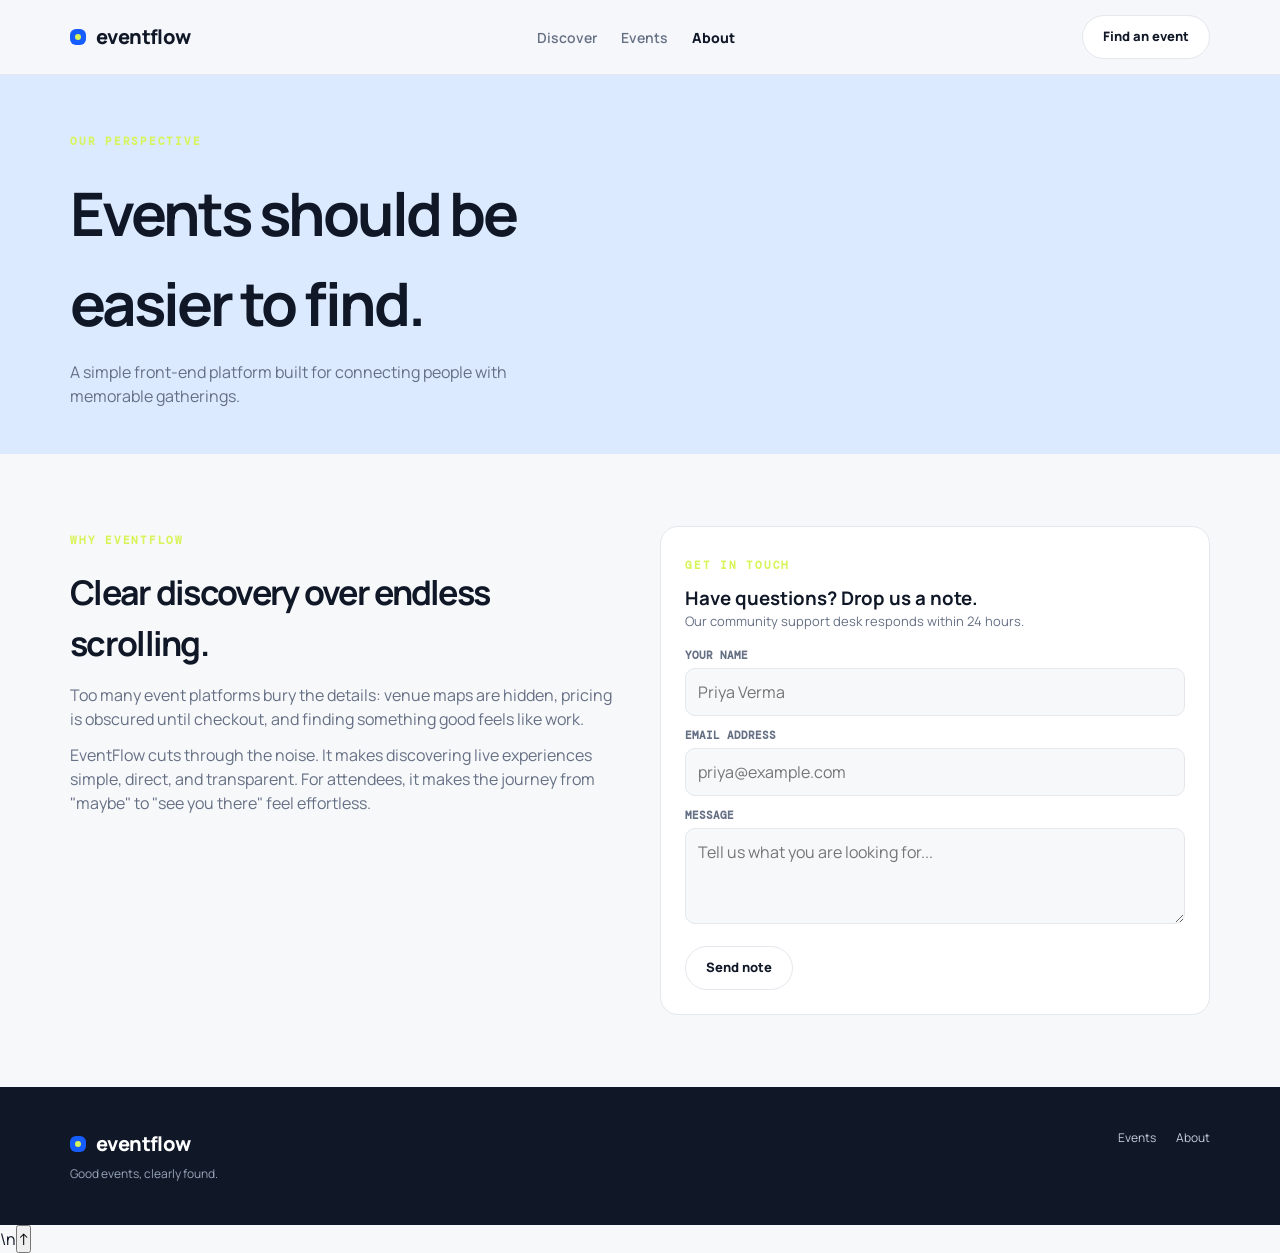
<file: about.html>
<!doctype html>
<!-- ==========================================================================
     EventFlow · Platform Story & Attendee Support (about.html)
     ========================================================================== -->
<html lang="en">
<head>
  <!-- Document Standards: Modern HTML5 parsing mode -->
  <meta charset="utf-8">
  <!-- Character Encoding: UTF-8 Unicode character mapping -->
  <meta name="viewport" content="width=device-width, initial-scale=1">
  <!-- Viewport Configuration: Responsive scaling across mobile and desktop -->
  <title>About &amp; Contact | EventFlow</title>
  <!-- Stylesheet Attachment: Connects centralized style.css design system -->
  <link rel="stylesheet" href="style.css">
</head>
<body>
  <!-- ========================================================================
       Site Header: Global navigation with active indicator on About link
       ======================================================================== -->
  <header class="site-header">
    <div class="container nav">
      <!-- Logo Branding: Routes back to discover homepage -->
      <a class="logo" href="index.html"><span class="logo-mark"></span>eventflow</a>
      <!-- Navigation Links: .active highlights the current About page -->
      <nav class="nav-links" aria-label="Main navigation">
        <a href="index.html">Discover</a>
        <a href="events.html">Events</a>
        <a class="active" href="about.html">About</a>
      </nav>
      <!-- Action Control: Direct link to event catalog -->
      <div class="nav-actions">
        <a class="button" href="events.html">Find an event</a>
      </div>
    </div>
  </header>

  <main>
    <!-- ======================================================================
         Page Hero: Perspective banner setting the platform ethos
         ====================================================================== -->
    <section class="page-hero">
      <div class="container">
        <!-- Eyebrow: Section metadata establishing brand philosophy -->
        <span class="eyebrow">Our perspective</span>
        <!-- Headline: Prominent 2-line fluid heading -->
        <h1>Events should be<br>easier to find.</h1>
        <p>A simple front-end platform built for connecting people with memorable gatherings.</p>
      </div>
    </section>

    <!-- ======================================================================
         Mission Narrative & Attendee Support Desk (50/50 CSS Grid)
         ====================================================================== -->
    <section class="section">
      <div class="container about-grid">
        <!-- Left Column: Platform Mission & Philosophy Statement -->
        <div>
          <span class="eyebrow">Why EventFlow</span>
          <h2>Clear discovery over endless scrolling.</h2>
          <p>Too many event platforms bury the details: venue maps are hidden, pricing is obscured until checkout, and finding something good feels like work.</p>
          <p>EventFlow cuts through the noise. It makes discovering live experiences simple, direct, and transparent. For attendees, it makes the journey from "maybe" to "see you there" feel effortless.</p>
        </div>

        <!-- Right Column: Attendee Support & Enquiries Contact Form Card -->
        <!-- Anchor ID #contact: Enables direct deep-linking from header "Talk to us" -->
        <div class="contact-card" id="contact">
          <span class="eyebrow">Get in touch</span>
          <h3>Have questions? Drop us a note.</h3>
          <p class="muted" style="font-size:13px;margin-bottom:16px">Our community support desk responds within 24 hours.</p>
          <form action="index.html">
            <div class="field" style="margin-bottom:12px">
              <label for="contact-name">Your name</label>
              <input id="contact-name" type="text" placeholder="Priya Verma" required>
            </div>
            <div class="field" style="margin-bottom:12px">
              <label for="contact-email">Email address</label>
              <input id="contact-email" type="email" placeholder="priya@example.com" required>
            </div>
            <div class="field" style="margin-bottom:16px">
              <label for="contact-msg">Message</label>
              <textarea id="contact-msg" rows="3" placeholder="Tell us what you are looking for..." required></textarea>
            </div>
            <button class="button" type="submit">Send note</button>
          </form>
        </div>
      </div>
    </section>
  </main>

  <!-- ========================================================================
       Global Grounding Footer: Standardized site closure
       ======================================================================== -->
  <footer class="footer">
    <div class="container footer-grid">
      <div>
        <a class="logo" href="index.html"><span class="logo-mark"></span>eventflow</a>
        <p>Good events, clearly found.</p>
      </div>
      <div class="footer-links">
        <a href="events.html">Events</a>
        <a href="about.html">About</a>
      </div>
    </div>
  </footer>

  <script src="member4.js" defer></script>
</body>
</html>\n
</file>
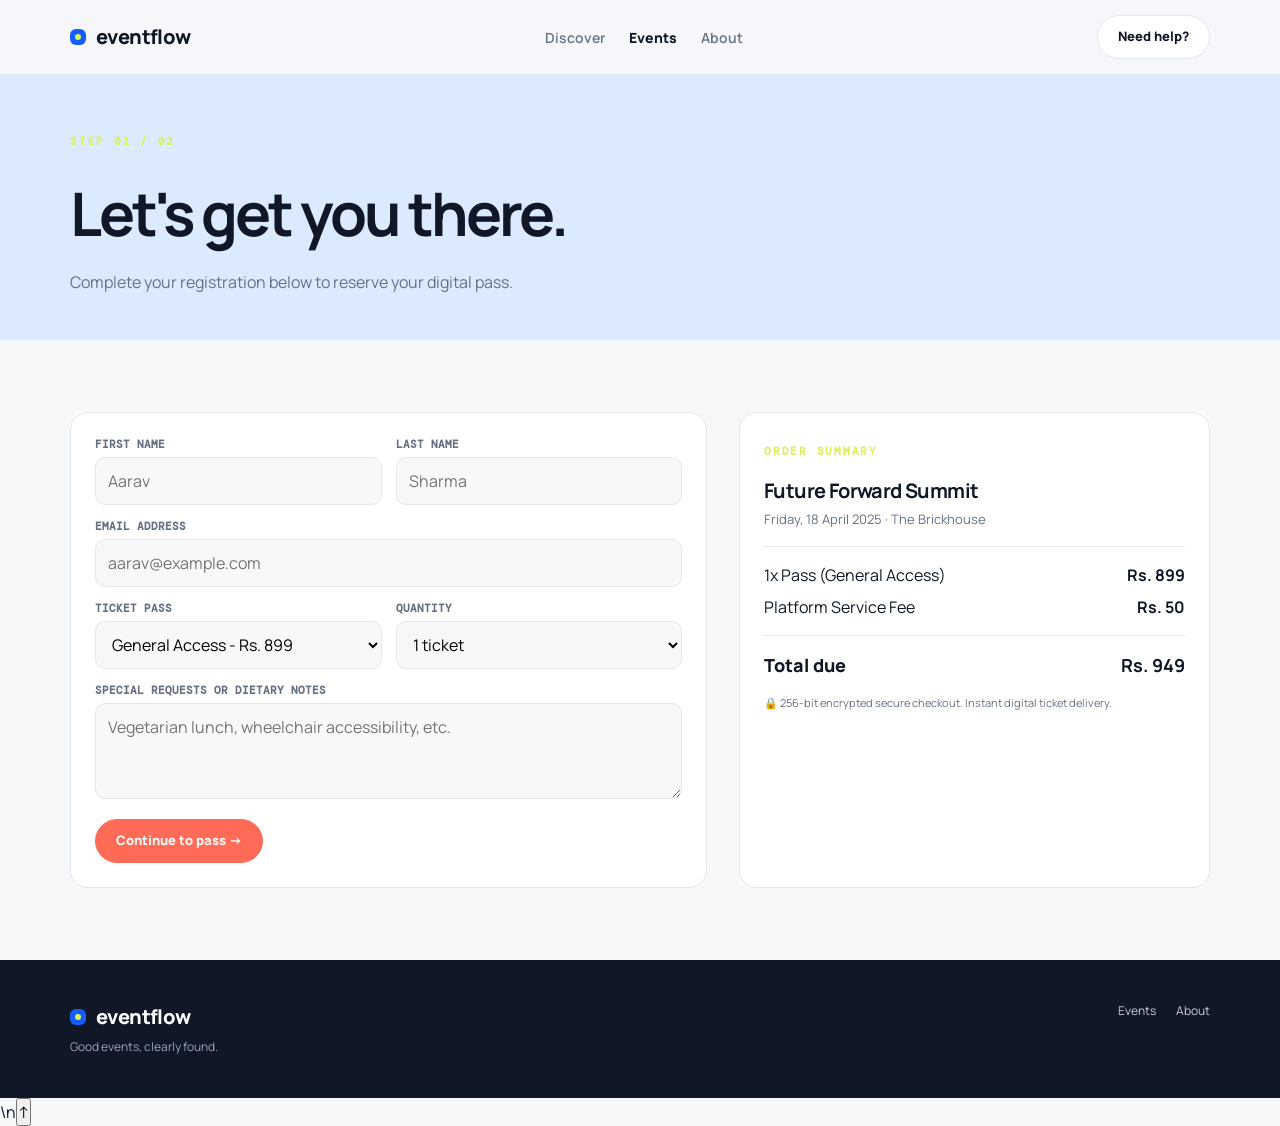
<file: booking.html>
<!doctype html>
<!-- ==========================================================================
     EventFlow · Attendee Checkout Registration (booking.html)
          Role: Registration Form, Ticket Selection & Itemized Order Summary
     ========================================================================== -->
<html lang="en">
<head>
  <!-- Document Standards: Modern HTML5 parsing mode -->
  <meta charset="utf-8">
  <!-- Character Encoding: UTF-8 Unicode character mapping -->
  <meta name="viewport" content="width=device-width, initial-scale=1">
  <!-- Viewport Configuration: Responsive scaling across mobile and desktop -->
  <title>Ticket Checkout | EventFlow</title>
  <!-- Stylesheet Attachment: Connects centralized style.css design system -->
  <link rel="stylesheet" href="style.css">
</head>
<body>
  <!-- ========================================================================
       Site Header: Unified global navigation bar
       ======================================================================== -->
  <header class="site-header">
    <div class="container nav">
      <!-- Logo Branding: Routes back to discover homepage -->
      <a class="logo" href="index.html"><span class="logo-mark"></span>eventflow</a>
      <!-- Navigation Links: Attendee main menu -->
      <nav class="nav-links" aria-label="Main navigation">
        <a href="index.html">Discover</a>
        <a class="active" href="events.html">Events</a>
        <a href="about.html">About</a>
      </nav>
      <!-- Action Control: Direct link to support contact desk -->
      <div class="nav-actions">
        <a class="button" href="about.html#contact">Need help?</a>
      </div>
    </div>
  </header>

  <main>
    <!-- ======================================================================
         Checkout Header / Step Indicator: Informs attendee of progress (Step 01/02)
         ====================================================================== -->
    <section class="page-hero">
      <div class="container">
        <!-- Step Eyebrow: Clearly communicates multi-step checkout progress -->
        <span class="eyebrow">Step 01 / 02</span>
        <!-- Headline: Reassuring heading orienting the checkout experience -->
        <h1>Let's get you there.</h1>
        <p>Complete your registration below to reserve your digital pass.</p>
      </div>
    </section>

    <!-- ======================================================================
         Checkout Layout: 2-Column CSS Grid (Form Panel + Order Summary Aside)
         ====================================================================== -->
    <section class="section">
      <div class="container booking-layout">
        <!-- Left Column: Accessible Attendee Registration Form Panel -->
        <!-- Native Form: action="confirmation.html" routes directly to ticket pass on submit -->
        <form class="form-panel" action="confirmation.html">
          <div class="form-grid">
            <!-- First Name Field: Semantic label bound to input -->
            <div class="field">
              <label for="first-name">First name</label>
              <input id="first-name" type="text" placeholder="Aarav" required>
            </div>
            <!-- Last Name Field: Semantic label bound to input -->
            <div class="field">
              <label for="last-name">Last name</label>
              <input id="last-name" type="text" placeholder="Sharma" required>
            </div>
            <!-- Email Address Field: .full utility class spans both columns of form grid -->
            <div class="field full">
              <label for="email">Email address</label>
              <input id="email" type="email" placeholder="aarav@example.com" required>
            </div>
            <!-- Ticket Tier Selection: Dropdown allowing attendee to select access level -->
            <div class="field">
              <label for="tier">Ticket pass</label>
              <select id="tier">
                <option>General Access - Rs. 899</option>
                <option>Workshop + Conference - Rs. 1,499</option>
                <option>All-Access VIP - Rs. 2,499</option>
              </select>
            </div>
            <!-- Quantity Selection: Dropdown defining number of attendee passes -->
            <div class="field">
              <label for="qty">Quantity</label>
              <select id="qty">
                <option>1 ticket</option>
                <option>2 tickets</option>
                <option>3 tickets</option>
                <option>4 tickets</option>
              </select>
            </div>
            <!-- Special Notes: Multi-line textarea with vertical resizing for accommodations -->
            <div class="field full">
              <label for="notes">Special requests or dietary notes</label>
              <textarea id="notes" rows="3" placeholder="Vegetarian lunch, wheelchair accessibility, etc."></textarea>
            </div>
            <!-- Form Submit Button: Coral button submitting registration and routing to pass -->
            <div class="field full">
              <button class="button coral" type="submit">Continue to pass -></button>
            </div>
          </div>
        </form>

        <!-- Right Column: Itemized Order Summary Aside Card -->
        <aside class="summary-card">
          <span class="eyebrow">Order summary</span>
          <h3>Future Forward Summit</h3>
          <p class="muted">Friday, 18 April 2025 · The Brickhouse</p>
          <hr style="border:0;border-top:1px solid var(--line);margin:16px 0">
          <div class="summary-row" style="display:flex;justify-content:space-between;margin-bottom:8px">
            <span>1x General Access Pass</span><strong>Rs. 899</strong>
          </div>
          <div class="summary-row" style="display:flex;justify-content:space-between;margin-bottom:8px">
            <span>Platform Service Fee</span><strong>Rs. 50</strong>
          </div>
          <hr style="border:0;border-top:1px solid var(--line);margin:16px 0">
          <div class="summary-row" style="display:flex;justify-content:space-between;font-size:18px;font-weight:800">
            <span>Total due</span><strong>Rs. 949</strong>
          </div>
          <p class="muted" style="font-size:11px;margin-top:16px">🔒 256-bit encrypted secure checkout. Instant digital ticket delivery.</p>
        </aside>
      </div>
    </section>
  </main>

  <!-- ========================================================================
       Global Grounding Footer: Standardized site closure
       ======================================================================== -->
  <footer class="footer">
    <div class="container footer-grid">
      <div>
        <a class="logo" href="index.html"><span class="logo-mark"></span>eventflow</a>
        <p>Good events, clearly found.</p>
      </div>
      <div class="footer-links">
        <a href="events.html">Events</a>
        <a href="about.html">About</a>
      </div>
    </div>
  </footer>

  <script src="member4.js" defer></script>
  <script src="member3.js" defer></script>
</body>
</html>\n
</file>
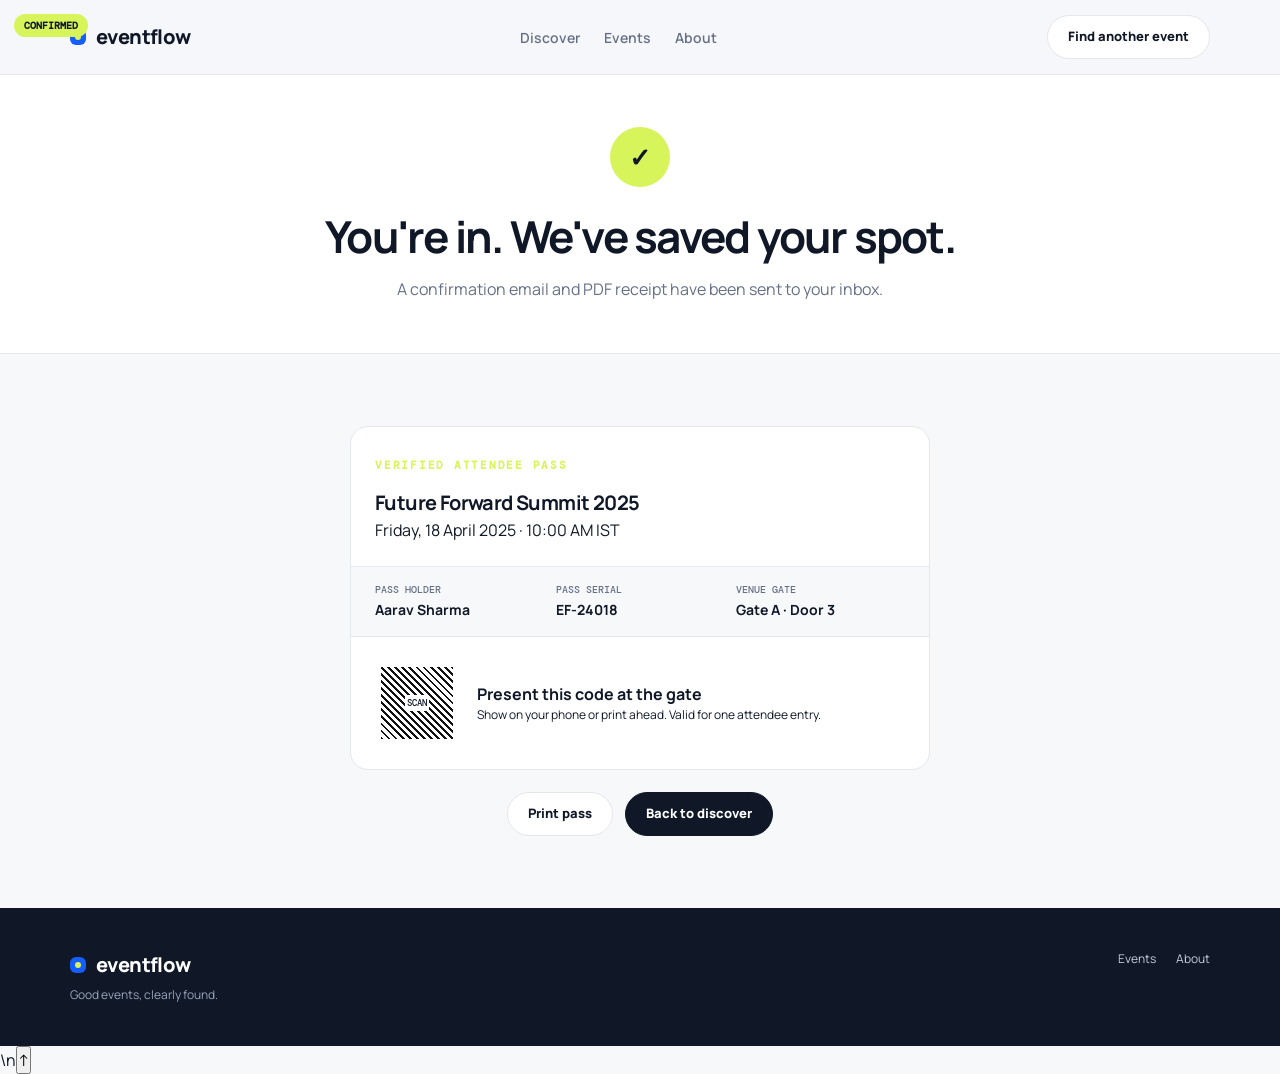
<file: confirmation.html>
<!doctype html>
<!-- ==========================================================================
     EventFlow · Booking Confirmation & Digital Pass (confirmation.html)
          Role: Celebration Screen, Digital Boarding Pass & Pure CSS QR Code Matrix
     ========================================================================== -->
<html lang="en">
<head>
  <!-- Document Standards: Modern HTML5 parsing mode -->
  <meta charset="utf-8">
  <!-- Character Encoding: UTF-8 Unicode character mapping -->
  <meta name="viewport" content="width=device-width, initial-scale=1">
  <!-- Viewport Configuration: Responsive scaling across mobile and desktop -->
  <title>Booking Confirmed | EventFlow</title>
  <!-- Stylesheet Attachment: Connects centralized style.css design system -->
  <link rel="stylesheet" href="style.css">
</head>
<body>
  <!-- ========================================================================
       Site Header: Unified global navigation bar
       ======================================================================== -->
  <header class="site-header">
    <div class="container nav">
      <!-- Logo Branding: Routes back to discover homepage -->
      <a class="logo" href="index.html"><span class="logo-mark"></span>eventflow</a>
      <!-- Navigation Links: Attendee main menu -->
      <nav class="nav-links" aria-label="Main navigation">
        <a href="index.html">Discover</a>
        <a href="events.html">Events</a>
        <a href="about.html">About</a>
      </nav>
      <!-- Action Control: Browse more events CTA -->
      <div class="nav-actions">
        <a class="button" href="events.html">Find another event</a>
      </div>
    </div>
  </header>

  <main>
    <!-- ======================================================================
         Celebration Banner: Circular lime success mark & reassuring confirmation
         ====================================================================== -->
    <section class="confirmation-hero">
      <div class="container">
        <!-- Circular Success Checkmark: Pure CSS lime badge with verified symbol -->
        <div class="confirmation-mark">✓</div>
        <!-- Main Confirmation Headline: Reassures attendee their reservation is secured -->
        <h1>You're in. We've saved your spot.</h1>
        <p>A confirmation email and PDF receipt have been sent to your inbox.</p>
      </div>
    </section>

    <!-- ======================================================================
         Digital Boarding Pass Ticket Container & Pure CSS QR Matrix
         ====================================================================== -->
    <section class="section">
      <div class="container">
        <!-- Digital Boarding Pass Card: Clean container simulating airline-style event pass -->
        <div class="ticket">
          <!-- Ticket Header: Displays event title and verified pass tier badge -->
          <div class="ticket-top">
            <div>
              <span class="eyebrow">Verified attendee pass</span>
              <h3>Future Forward Summit 2025</h3>
              <p class="muted">Friday, 18 April 2025 · 10:00 AM IST</p>
            </div>
            <span class="event-tag" style="background:var(--lime);color:var(--ink)">Confirmed</span>
          </div>

          <!-- Ticket Metadata Subgrid: 3-column layout organizing pass credentials -->
          <div class="ticket-info">
            <div class="info-item"><span>Pass Holder</span><strong>Aarav Sharma</strong></div>
            <div class="info-item"><span>Pass Serial</span><strong>EF-24018</strong></div>
            <div class="info-item"><span>Venue Gate</span><strong>Gate A · Door 3</strong></div>
          </div>

          <!-- Ticket Bottom Stub: Houses simulated QR entry scanner and instructions -->
          <div class="ticket-bottom">
            <!-- Pure CSS QR Code Matrix: Generated using diagonal repeating linear gradient -->
            <div class="qr" aria-label="Digital entry QR code">
              <span>SCAN</span>
            </div>
            <div>
              <strong>Present this code at the gate</strong>
              <p class="muted" style="font-size:12px">Show on your phone or print ahead. Valid for one attendee entry.</p>
            </div>
          </div>
        </div>

        <!-- Ticket Action Controls: Print and download buttons for attendee convenience -->
        <div class="ticket-actions">
          <button class="button" onclick="window.print()">Print pass</button>
          <a class="button secondary" href="index.html">Back to discover</a>
        </div>
      </div>
    </section>
  </main>

  <!-- ========================================================================
       Global Grounding Footer: Standardized site closure
       ======================================================================== -->
  <footer class="footer">
    <div class="container footer-grid">
      <div>
        <a class="logo" href="index.html"><span class="logo-mark"></span>eventflow</a>
        <p>Good events, clearly found.</p>
      </div>
      <div class="footer-links">
        <a href="events.html">Events</a>
        <a href="about.html">About</a>
      </div>
    </div>
  </footer>

  <script src="member4.js" defer></script>
  <script src="member2.js" defer></script>
</body>
</html>\n
</file>
<file: style.css>
/* ==========================================================================
   EventFlow · Master Stylesheet & Centralized CSS Design System (style.css)
   Architecture: Pure CSS3 · Zero Frameworks · Zero Animations/Transitions
   Standards: 14 Modular Architectural Sections Driving All 6 User Pages
   ========================================================================== */

/* --- External Font Imports: Manrope (Body/Headings) & DM Mono (Metadata/Pills) --- */
@import url('https://fonts.googleapis.com/css2?family=DM+Mono:wght@400;500&family=Manrope:wght@400;500;600;700;800&display=swap');

/* --- 1. Design Tokens (:root): 13 Centralized Variables Preventing Drift --- */
:root {
  --ink: #101828;         /* Deep slate primary dark for high-contrast typography */
  --muted: #667085;       /* Neutral gray for secondary descriptions and timestamps */
  --line: #e4e7ec;        /* Subtle 1px structural separator border line */
  --paper: #f7f8fa;       /* Off-white soft canvas background for body and sections */
  --white: #ffffff;       /* Pure white card and component surface background */
  --blue: #165dff;        /* Primary accent blue for brand logo and active indicators */
  --blue-dark: #0e3fa8;   /* High-contrast dark blue for focused states */
  --coral: #ff6b57;       /* Energetic coral accent for primary checkout CTA buttons */
  --lime: #d8f45b;        /* Vibrant lime accent for category tags & success checkmark */
  --yellow: #ffd15c;      /* Eye-catching yellow accent for conversion feature banner */
  --sky: #dbeaff;         /* Gentle sky-blue tint for catalog and breadcrumb heroes */
  --shadow: 0 20px 60px rgba(16, 24, 40, .1); /* Elevation shadow for card depth */
  --radius: 18px;         /* Standardized border radius for uniform component geometry */
}

/* --- 2. Base Reset: Universal Box-Sizing & Typography Normalization --- */
* { box-sizing: border-box; margin: 0; padding: 0; }
body { color: var(--ink); background: var(--paper); font-family: 'Manrope', sans-serif; line-height: 1.5; }
a { color: inherit; text-decoration: none; }
button, input, select, textarea { font: inherit; }
button { cursor: pointer; }

/* --- 3. Utilities: Page Container & Section Spacing --- */
.container { margin: 0 auto; max-width: 1180px; padding: 0 20px; width: 100%; }
.section { padding: 72px 0; }

/* --- 4. Navigation Header: Sticky Header with Flexbox Distribution --- */
.site-header { background: rgba(247, 248, 250, .92); border-bottom: 1px solid var(--line); }
.nav { align-items: center; display: flex; justify-content: space-between; min-height: 74px; gap: 20px; }
.logo { align-items: center; display: inline-flex; font-size: 20px; font-weight: 800; gap: 10px; letter-spacing: -.03em; }
.logo-mark { background: var(--blue); border-radius: 6px; display: inline-block; height: 16px; position: relative; width: 16px; }
.logo-mark::after { background: var(--lime); border-radius: 50%; content: ''; height: 6px; left: 5px; position: absolute; top: 5px; width: 6px; }
.nav-links { align-items: center; display: flex; gap: 24px; }
.nav-links a { color: var(--muted); font-size: 14px; font-weight: 600; }
.nav-links a.active { color: var(--ink); font-weight: 800; }
.nav-actions { align-items: center; display: flex; gap: 12px; }

/* --- 5. Buttons (White by Default): High-Contrast Component Controls --- */
.button { align-items: center; background: var(--white); border: 1px solid var(--line); border-radius: 99px; color: var(--ink); display: inline-flex; font-size: 13px; font-weight: 800; justify-content: center; min-height: 44px; padding: 0 20px; }
.button.ghost { background: var(--white); border: 1px solid var(--line); color: var(--ink); }
.button.coral { background: var(--coral); border-color: var(--coral); color: white; }
.button.secondary { background: var(--ink); border-color: var(--ink); color: white; }
.link-button { color: var(--muted); font-size: 13px; font-weight: 700; }
.text-link { align-items: center; color: var(--blue); display: inline-flex; font-size: 13px; font-weight: 800; gap: 6px; }

/* --- 6. Hero Section (index.html): Asymmetrical 2-Column Landing Grid --- */
.hero { background: var(--ink); color: white; overflow: hidden; padding: 72px 0 80px; }
.hero-grid { align-items: end; display: grid; gap: 50px; grid-template-columns: 1.15fr .85fr; }
.eyebrow { color: var(--lime); display: inline-block; font: 600 11px 'DM Mono', monospace; letter-spacing: .16em; margin-bottom: 12px; text-transform: uppercase; }
.hero h1 { font-size: clamp(38px, 5.5vw, 68px); font-weight: 800; letter-spacing: -.05em; line-height: 1.05; }
.hero-copy { color: #b9c3d4; font-size: 16px; margin: 18px 0 28px; max-width: 480px; }
.hero-actions { display: flex; flex-wrap: wrap; gap: 12px; }
.hero-photo { border: 8px solid rgba(255, 255, 255, .12); border-radius: 26px; overflow: hidden; }
.hero-photo img { aspect-ratio: 4 / 5; display: block; object-fit: cover; width: 100%; }

/* --- 7. Category Strip & Feature Band: Touch Scrolling & Highlight Banner --- */
.category-strip { background: var(--white); border-bottom: 1px solid var(--line); border-top: 1px solid var(--line); }
.categories { display: flex; gap: 10px; overflow-x: auto; padding: 14px 20px; scrollbar-width: none; }
.category { background: var(--white); border: 1px solid var(--line); border-radius: 99px; color: var(--muted); font: 700 11px 'DM Mono', monospace; padding: 9px 16px; text-transform: uppercase; white-space: nowrap; }
.category.selected { background: var(--ink); border-color: var(--ink); color: white; }
.feature-band { background: var(--yellow); padding: 32px 0; }
.feature-band-inner { align-items: center; display: flex; justify-content: space-between; gap: 20px; }
.feature-band h3 { font-size: 24px; font-weight: 800; letter-spacing: -.04em; }

/* --- 8. Event Cards & Section Grid: 3-Column Catalog Architecture --- */
.section-head { align-items: end; display: flex; justify-content: space-between; margin-bottom: 28px; gap: 16px; }
.section-head h2 { font-size: clamp(28px, 4vw, 44px); letter-spacing: -.05em; line-height: 1.1; }
.event-grid { display: grid; gap: 20px; grid-template-columns: repeat(3, 1fr); }
.event-card { background: var(--white); border: 1px solid var(--line); border-radius: var(--radius); overflow: hidden; }
.event-image { position: relative; }
.event-image img { aspect-ratio: 16 / 10; display: block; object-fit: cover; width: 100%; }
.event-tag { background: white; border-radius: 99px; color: var(--ink); font: 700 10px 'DM Mono', monospace; left: 14px; padding: 5px 10px; position: absolute; text-transform: uppercase; top: 14px; }
.event-body { padding: 18px; }
.event-date { color: var(--blue); display: block; font: 600 11px 'DM Mono', monospace; margin-bottom: 8px; }
.event-body h3 { font-size: 18px; font-weight: 800; letter-spacing: -.03em; margin-bottom: 6px; }
.event-meta { color: var(--muted); font-size: 13px; }
.event-footer { align-items: center; border-top: 1px solid var(--line); display: flex; justify-content: space-between; margin-top: 16px; padding-top: 14px; }
.price { font-size: 13px; font-weight: 800; }

/* --- 9. Catalog & Filters (events.html): Responsive Search & Select Bar --- */
.page-hero { background: var(--sky); padding: 52px 0 46px; }
.page-hero h1 { font-size: clamp(34px, 5vw, 60px); letter-spacing: -.05em; margin: 8px 0 12px; }
.page-hero p { color: var(--muted); max-width: 500px; }
.filters { align-items: center; display: flex; flex-wrap: wrap; gap: 10px; margin-bottom: 24px; }
.search-box { background: white; border: 1px solid var(--line); border-radius: 8px; display: flex; flex: 1 1 240px; min-height: 42px; padding: 0 12px; }
.search-box input { border: 0; outline: 0; width: 100%; }
.filter-select { background: white; border: 1px solid var(--line); border-radius: 8px; color: var(--muted); min-height: 42px; padding: 0 12px; }

/* --- 10. Detail & Map (event-detail.html): Showcase Layout & Google Maps Link --- */
.detail-layout { display: grid; gap: 42px; grid-template-columns: 1.15fr .85fr; }
.detail-visual { border-radius: 18px; overflow: hidden; }
.detail-visual img { aspect-ratio: 1.5 / 1; object-fit: cover; width: 100%; }
.detail-content h1 { font-size: clamp(32px, 4.5vw, 54px); letter-spacing: -.05em; line-height: 1.1; margin: 8px 0 16px; }
.detail-content p { color: var(--muted); margin-bottom: 20px; }
.detail-info { border-bottom: 1px solid var(--line); border-top: 1px solid var(--line); display: grid; gap: 14px; grid-template-columns: repeat(2, 1fr); margin: 24px 0; padding: 18px 0; }
.info-item span { color: var(--muted); display: block; font: 500 10px 'DM Mono', monospace; text-transform: uppercase; }
.info-item strong { display: block; font-size: 14px; margin-top: 3px; }
.detail-bottom { border-top: 1px solid var(--line); padding: 56px 0; }
.detail-bottom-grid { display: grid; gap: 40px; grid-template-columns: 1fr 1fr; }
.detail-bottom-grid h2 { font-size: 26px; letter-spacing: -.04em; margin: 6px 0 12px; }
.detail-bottom-grid h3 { font-size: 16px; margin: 18px 0 6px; }
.detail-bottom-grid p.muted { color: var(--muted); font-size: 14px; line-height: 1.6; }
.map-link { display: block; text-decoration: none; }
.map-box { border-radius: 16px; overflow: hidden; position: relative; border: 1px solid var(--line); }
.map-box img { display: block; width: 100%; height: auto; }
.map-caption { position: absolute; bottom: 12px; right: 12px; background: rgba(16, 24, 40, .85); color: white; font: 700 11px 'DM Mono', monospace; padding: 6px 12px; border-radius: 99px; }

/* --- 11. Checkout Form & Summary (booking.html): Registration Panel --- */
.booking-layout { display: grid; gap: 32px; grid-template-columns: 1.15fr .85fr; }
.form-panel, .summary-card, .contact-card { background: var(--white); border: 1px solid var(--line); border-radius: var(--radius); padding: 24px; }
.form-grid { display: grid; gap: 14px; grid-template-columns: 1fr 1fr; }
.field.full { grid-column: 1 / -1; }
.field label { color: var(--muted); display: block; font: 600 11px 'DM Mono', monospace; margin-bottom: 6px; text-transform: uppercase; }
.field input, .field select, .field textarea { background: var(--paper); border: 1px solid var(--line); border-radius: 10px; padding: 11px 12px; width: 100%; }
.field textarea { resize: vertical; }
.summary-card h3 { font-size: 20px; letter-spacing: -.03em; margin: 6px 0 4px; }
.summary-card p.muted { color: var(--muted); font-size: 13px; }

/* --- 12. Confirmation & Ticket (confirmation.html): Digital Pass & QR Code --- */
.confirmation-hero { background: var(--white); border-bottom: 1px solid var(--line); padding: 52px 0; text-align: center; }
.confirmation-mark { align-items: center; background: var(--lime); border-radius: 50%; color: var(--ink); display: flex; font-size: 26px; font-weight: 800; height: 60px; justify-content: center; margin: 0 auto 16px; width: 60px; }
.confirmation-hero h1 { font-size: clamp(28px, 4.5vw, 44px); letter-spacing: -.04em; }
.confirmation-hero p { color: var(--muted); margin-top: 8px; }
.ticket { background: var(--white); border: 1px solid var(--line); border-radius: var(--radius); margin: 0 auto; max-width: 580px; overflow: hidden; }
.ticket-top { align-items: start; display: flex; justify-content: space-between; padding: 24px; }
.ticket-top h3 { font-size: 20px; letter-spacing: -.03em; margin-top: 4px; }
.ticket-info { background: var(--paper); border-bottom: 1px solid var(--line); border-top: 1px solid var(--line); display: grid; gap: 12px; grid-template-columns: repeat(3, 1fr); padding: 16px 24px; }
.ticket-bottom { align-items: center; display: flex; gap: 18px; padding: 24px; }
.qr { align-items: center; background: repeating-linear-gradient(45deg, #111 0 2px, #fff 2px 5px); border: 6px solid white; display: flex; height: 84px; justify-content: center; width: 84px; }
.qr span { background: white; color: var(--ink); font: 500 9px 'DM Mono', monospace; padding: 2px; }
.ticket-actions { display: flex; justify-content: center; gap: 12px; margin-top: 22px; }

/* --- 13. About & Footer: 50/50 Brand Manifesto & Grounding Landmark --- */
.about-grid { display: grid; gap: 40px; grid-template-columns: 1fr 1fr; }
.about-grid h2 { font-size: 34px; letter-spacing: -.05em; margin: 8px 0 14px; }
.about-grid p { color: var(--muted); margin-bottom: 12px; }
.contact-card { height: fit-content; }
.footer { background: var(--ink); color: white; padding: 42px 0; }
.footer-grid { display: flex; justify-content: space-between; gap: 24px; }
.footer p { color: #98a4b8; font-size: 12px; max-width: 250px; margin-top: 6px; }
.footer-links { display: flex; gap: 20px; }
.footer-links a { color: #c5cedc; font-size: 12px; }

/* --- 14. Responsive Media Queries: Tablet & Mobile Breakpoints --- */
@media (max-width: 820px) {
  .container { width: min(100% - 32px, 640px); }
  .nav-links { display: none; }
  .hero-grid, .detail-layout, .booking-layout, .about-grid { grid-template-columns: 1fr; }
  .hero-grid { gap: 36px; }
  .hero-photo { margin: 0 auto; max-width: 340px; width: 80%; }
  .event-grid { grid-template-columns: repeat(2, 1fr); }
  .detail-bottom-grid { grid-template-columns: 1fr; }
}

@media (max-width: 540px) {
  .container { width: calc(100% - 24px); }
  .nav-actions .link-button { display: none; }
  .hero h1 { font-size: 42px; }
  .section { padding: 48px 0; }
  .section-head, .feature-band-inner, .footer-grid { align-items: start; flex-direction: column; }
  .event-grid { grid-template-columns: 1fr; }
  .form-grid, .detail-info, .ticket-info { grid-template-columns: 1fr; }
  .field.full { grid-column: auto; }
  .page-hero { padding: 40px 0; }
}\n


/* --- 15. Dynamic Interactive UI (Toast, Back-to-Top, Print Styles) --- */
.back-to-top {
  position: fixed;
  bottom: 24px;
  right: 24px;
  width: 44px;
  height: 44px;
  border-radius: 50%;
  background: var(--ink);
  color: var(--white);
  border: 1px solid var(--line);
  font-size: 18px;
  display: flex;
  align-items: center;
  justify-content: center;
  cursor: pointer;
  box-shadow: 0 4px 14px rgba(0, 0, 0, 0.15);
  opacity: 0;
  visibility: hidden;
  transition: opacity 0.25s, visibility 0.25s;
  z-index: 1000;
}
.back-to-top.visible {
  opacity: 1;
  visibility: visible;
}
.toast-msg {
  position: fixed;
  top: 24px;
  right: 24px;
  background: var(--ink);
  color: var(--white);
  padding: 14px 20px;
  border-radius: 10px;
  font-size: 14px;
  font-weight: 600;
  box-shadow: var(--shadow);
  z-index: 9999;
  border-left: 4px solid var(--lime);
  display: none;
}
.toast-msg.show {
  display: block;
}
.no-results {
  grid-column: 1 / -1;
  text-align: center;
  padding: 48px 20px;
  color: var(--muted);
  background: var(--white);
  border: 1px dashed var(--line);
  border-radius: var(--radius);
}
@media print {
  .site-header, .footer, .page-hero, .nav-actions, .ticket-actions, .back-to-top, .toast-msg { display: none !important; }
  body { background: white; }
  .section { padding: 0; }
  .ticket { border: 1px solid #000; box-shadow: none; margin-top: 20px; }
}
</file>
